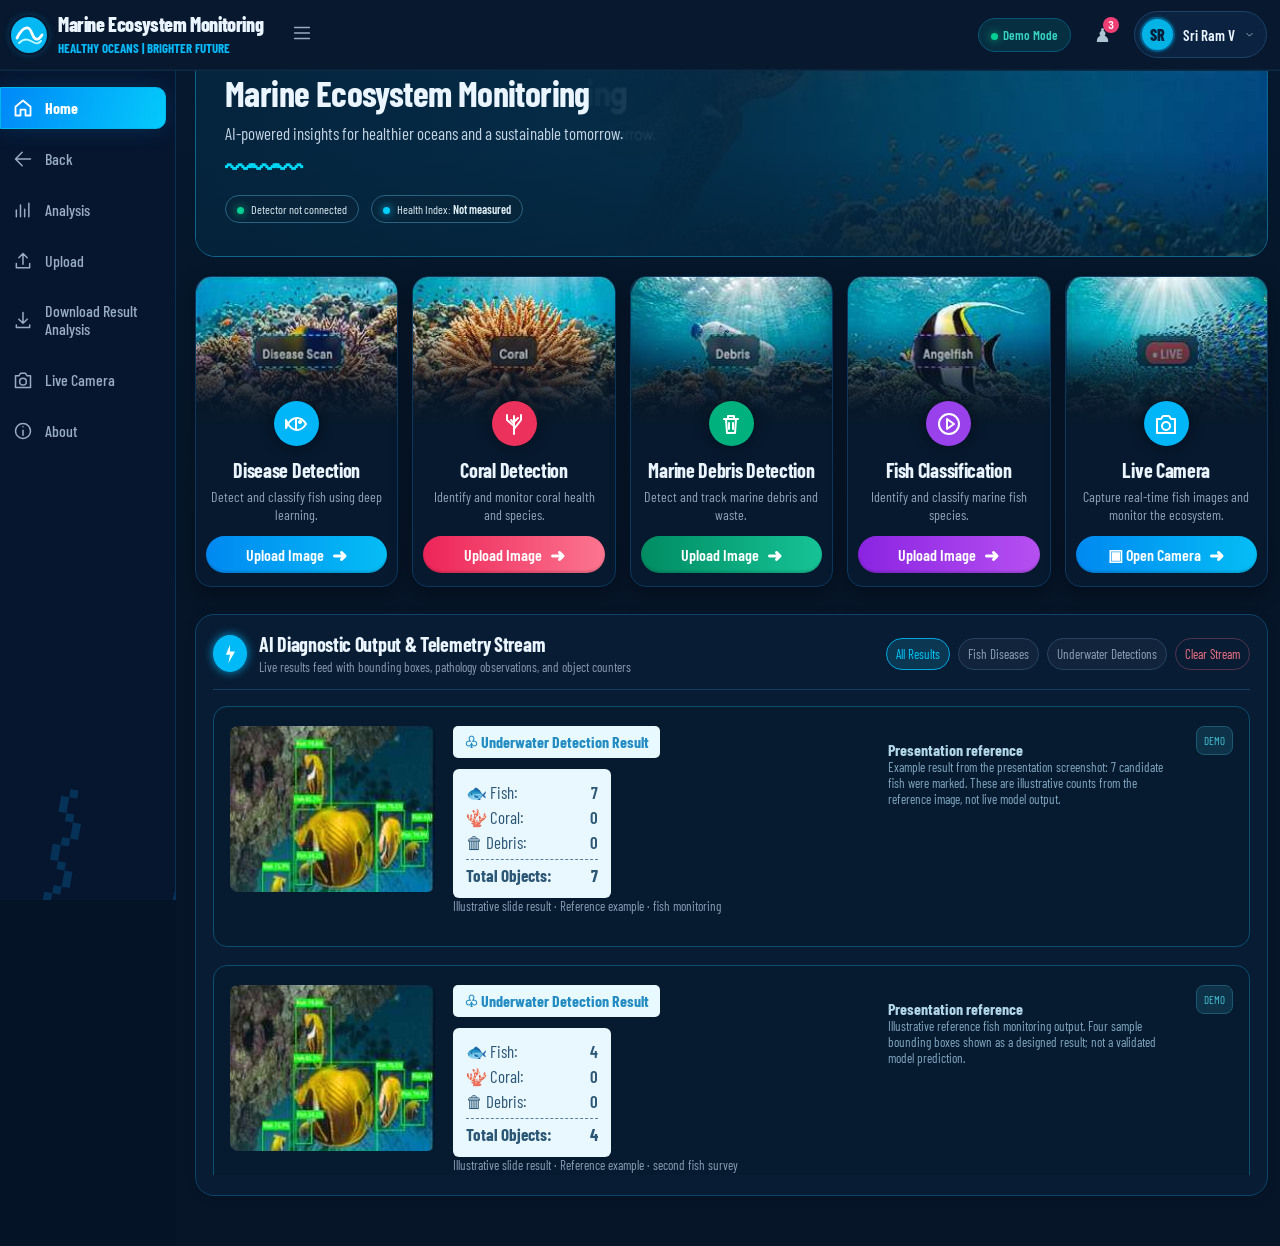
<file: index.html>
<!doctype html>
<html lang="en">
<head>
<meta charset="utf-8"><meta name="viewport" content="width=device-width, initial-scale=1">
<meta name="theme-color" content="#06152b">
<title>Marine Ecosystem Monitoring | Healthy Oceans</title>
<link rel="preconnect" href="https://fonts.googleapis.com"><link rel="preconnect" href="https://fonts.gstatic.com" crossorigin>
<link href="https://fonts.googleapis.com/css2?family=Barlow+Condensed:wght@400;500;600;700;800&family=Inter:wght@400;500;600;700;800&display=swap" rel="stylesheet">
<link href="assets/classic.css" rel="stylesheet">
</head>
<body>
<svg class="symbols" aria-hidden="true" xmlns="http://www.w3.org/2000/svg">
<symbol id="i-home" viewBox="0 0 24 24"><path d="M3 10.5 12 3l9 7.5V21h-6v-7H9v7H3z"/></symbol>
<symbol id="i-back" viewBox="0 0 24 24"><path d="m11 4-8 8 8 8M4 12h17"/></symbol>
<symbol id="i-graph" viewBox="0 0 24 24"><path d="M4 20V12m5 8V6m5 14v-9m5 9V4"/></symbol>
<symbol id="i-upload" viewBox="0 0 24 24"><path d="M12 16V3m-5 5 5-5 5 5M4 15v5h16v-5"/></symbol>
<symbol id="i-download" viewBox="0 0 24 24"><path d="M12 3v13m-5-5 5 5 5-5M4 18v3h16v-3"/></symbol>
<symbol id="i-camera" viewBox="0 0 24 24"><path d="M3 7h4l2-3h6l2 3h4v14H3z"/><circle cx="12" cy="14" r="4"/></symbol>
<symbol id="i-info" viewBox="0 0 24 24"><circle cx="12" cy="12" r="9"/><path d="M12 11v6M12 7h.01"/></symbol>
<symbol id="i-fish" viewBox="0 0 24 24"><path d="M3 12C8 4 16 4 21 12c-5 8-13 8-18 0l-2 4V8z"/><circle cx="15" cy="10" r="1"/><path d="M11 7v10"/></symbol>
<symbol id="i-coral" viewBox="0 0 24 24"><path d="M12 22V4m0 10L5 8m7 9 7-9M5 8V3m14 5V3M12 10l4-4m-4 5L9 8"/></symbol>
<symbol id="i-trash" viewBox="0 0 24 24"><path d="M5 7h14M9 7V4h6v3M7 7l1 14h8l1-14M10 11v6m4-6v6"/></symbol>
<symbol id="i-play" viewBox="0 0 24 24"><circle cx="12" cy="12" r="10"/><path d="m10 7 7 5-7 5z"/></symbol>
<symbol id="i-menu" viewBox="0 0 24 24"><path d="M4 6h16M4 12h16M4 18h16"/></symbol>
<symbol id="i-chevron" viewBox="0 0 24 24"><path d="m7 10 5 5 5-5"/></symbol>
<symbol id="i-close" viewBox="0 0 24 24"><path d="M4 4 20 20M20 4 4 20"/></symbol>
<symbol id="i-spark" viewBox="0 0 24 24"><path d="m12 1-5 12h5l-2 10 8-14h-6z"/></symbol>
<symbol id="i-alert" viewBox="0 0 24 24"><path d="M12 2 2 21h20zM12 9v5m0 3v1"/></symbol>
</svg>
<div class="app" id="app">
  <header class="app-header">
    <div class="brand-group"><div class="brand-icon" aria-label="Marine monitoring icon"><svg viewBox="0 0 40 40"><circle cx="20" cy="20" r="18" fill="#04b8f4"/><path d="M8 23c4-8 7-11 11-10 4 1 4 10 8 11 2 1 4-1 6-4" fill="none" stroke="#fff" stroke-width="2.8" stroke-linecap="round"/><path d="M10 28c5-5 9-4 14-1 3 2 5 2 8-1" fill="none" stroke="#bff9ff" stroke-width="2"/></svg></div><div class="brand-name"><strong>Marine Ecosystem Monitoring</strong><span>HEALTHY OCEANS | BRIGHTER FUTURE</span></div></div>
    <button type="button" id="collapseSidebar" class="header-menu" aria-label="Toggle sidebar"><svg><use href="#i-menu"/></svg></button>
    <div class="header-right"><div class="engine-pill" id="enginePill"><span class="green-dot"></span><span id="engineText">Checking AI Engine</span></div><button class="notification" id="notifBtn" type="button" title="System status">♟<span id="notifCount">3</span></button><div class="user-menu"><span class="user-avatar">SR</span><span>Sri Ram V</span><svg><use href="#i-chevron"/></svg></div></div>
  </header>
  <div class="layout">
    <aside class="side-nav" id="sideNav"><nav aria-label="Dashboard navigation">
      <button class="side-item active" data-page="home"><svg><use href="#i-home"/></svg><span>Home</span></button>
      <button class="side-item" id="backButton"><svg><use href="#i-back"/></svg><span>Back</span></button>
      <button class="side-item" data-page="analysis"><svg><use href="#i-graph"/></svg><span>Analysis</span></button>
      <button class="side-item" data-page="upload"><svg><use href="#i-upload"/></svg><span>Upload</span></button>
      <button class="side-item" data-page="results"><svg><use href="#i-download"/></svg><span>Download Result<br>Analysis</span></button>
      <button class="side-item" data-page="camera"><svg><use href="#i-camera"/></svg><span>Live Camera</span></button>
      <button class="side-item" data-page="about"><svg><use href="#i-info"/></svg><span>About</span></button>
    </nav><div class="seabed-decoration" aria-hidden="true"><span>〰</span><span>〰</span><span>〰</span></div></aside>
    <main id="main" class="main-area">
      <section id="page-home" class="page active">
        <div class="hero-banner">
          <div class="hero-shade"></div><div class="hero-content"><h1>Marine Ecosystem Monitoring</h1><p>AI-powered insights for healthier oceans and a sustainable tomorrow.</p><div class="small-wave">〰〰〰</div><div class="hero-badges"><span><i class="green-dot"></i> <span id="modelBadge">Detector not connected</span></span><span><i class="aqua-dot"></i> Health Index: <b id="healthBadge">Not measured</b></span></div></div>
        </div>
        <div class="feature-cards">
          <article class="feature feature-blue" data-module="disease"><div class="feature-image"><img src="assets/reference/disease.jpg" alt="Underwater coral and fish disease monitoring reference from the provided slide"><span class="photo-caption">Disease Scan</span></div><div class="feature-icon"><svg><use href="#i-fish"/></svg></div><h2>Disease Detection</h2><p>Detect and classify fish using deep learning.</p><button class="feature-button" data-module="disease">Upload Image <span>➜</span></button></article>
          <article class="feature feature-rose" data-module="coral"><div class="feature-image"><img src="assets/reference/coral.jpg" alt="Orange branched coral reef matching reference screenshot"><span class="photo-caption">Coral</span></div><div class="feature-icon"><svg><use href="#i-coral"/></svg></div><h2>Coral Detection</h2><p>Identify and monitor coral health and species.</p><button class="feature-button" data-module="coral">Upload Image <span>➜</span></button></article>
          <article class="feature feature-green" data-module="debris"><div class="feature-image"><img src="assets/reference/debris.jpg" alt="Underwater debris image matching provided screenshot"><span class="photo-caption">Debris</span></div><div class="feature-icon"><svg><use href="#i-trash"/></svg></div><h2>Marine Debris Detection</h2><p>Detect and track marine debris and waste.</p><button class="feature-button" data-module="debris">Upload Image <span>➜</span></button></article>
          <article class="feature feature-purple" data-module="fish"><div class="feature-image"><img src="assets/reference/fish.jpg" alt="Angelfish photo from the screenshot"><span class="photo-caption">Angelfish</span></div><div class="feature-icon"><svg><use href="#i-play"/></svg></div><h2>Fish Classification</h2><p>Identify and classify marine fish species.</p><button class="feature-button" data-module="fish">Upload Image <span>➜</span></button></article>
          <article class="feature feature-blue" data-module="camera"><div class="feature-image"><img src="assets/reference/camera.jpg" alt="Underwater fish school photo from the screenshot"><span class="photo-caption live-caption">● LIVE</span></div><div class="feature-icon"><svg><use href="#i-camera"/></svg></div><h2>Live Camera</h2><p>Capture real-time fish images and monitor the ecosystem.</p><button class="feature-button" id="homeCameraButton">▣ Open Camera <span>➜</span></button></article>
        </div>
        <section class="stream-panel" id="streamPanel">
          <div class="stream-heading"><div class="stream-symbol"><svg><use href="#i-spark"/></svg></div><div class="stream-heading-text"><h2>AI Diagnostic Output &amp; Telemetry Stream</h2><p>Live results feed with bounding boxes, pathology observations, and object counters</p></div><div class="stream-filters"><button class="filter active" data-filter="all">All Results</button><button class="filter" data-filter="disease">Fish Diseases</button><button class="filter" data-filter="underwater">Underwater Detections</button><button class="filter clear" id="clearStream">Clear Stream</button></div></div>
          <div class="stream-list" id="streamList"></div>
        </section>
      </section>
      <section id="page-analysis" class="page"><div class="inner-heading"><h1>Analysis Studio</h1><p>Upload underwater imagery, inspect actual inference responses, or open the illustrative reference results.</p></div><div class="analysis-grid"><div class="analysis-input"><h2>Upload an Underwater Image</h2><div id="dropZone" class="dropzone" tabindex="0"><svg><use href="#i-upload"/></svg><h3>Drop image here or choose file</h3><p>JPG · PNG · WebP · Up to 12 MB</p></div><div class="input-footer"><button class="action-blue" id="chooseImage">Upload Image ➜</button><button class="minor-btn" id="analyzeInput">Run Analysis</button><small id="chosenName">No image selected</small></div><p class="api-hint">Images are sent to your configured local Python API. If the detector is unavailable, no AI predictions are claimed.</p></div><div class="analysis-preview"><h2>Detection Preview</h2><img id="analysisPreview" src="assets/reference/fish_results.jpg" alt="Analysis preview"><div id="analysisSummary">Select an underwater image and click Run Analysis. The initial picture is an illustrative reference.</div></div></div></section>
      <section id="page-upload" class="page"><div class="inner-heading"><h1>Upload Images</h1><p>Select a monitoring module to upload a real photo for analysis.</p></div><div class="upload-grid"><button data-upload="disease">🐟 Fish Disease Detection</button><button data-upload="coral">🪸 Coral Detection</button><button data-upload="debris">♻ Marine Debris Detection</button><button data-upload="fish">🐠 Fish Classification</button></div></section>
      <section id="page-results" class="page"><div class="inner-heading"><h1>Download Result Analysis</h1><p>Review your processed results and download reports and annotated images.</p></div><div id="resultArchive" class="result-archive"></div></section>
      <section id="page-camera" class="page"><div class="inner-heading"><h1>Live Camera</h1><p>Open the same camera scanner seen in your presentation screenshots.</p></div><div class="camera-page-cta"><img src="assets/reference/camera.jpg" alt="Underwater fish school"><button class="action-blue" id="pageOpenCamera">▣ Open Camera ➜</button></div></section>
      <section id="page-about" class="page"><div class="inner-heading"><h1>About This Project</h1><p>An LLM-Augmented CNN Framework for Real-Time Underwater Fish Species and Marine Debris Identification</p></div><div class="about-card"><h2>Marine Ecosystem Monitoring</h2><p>Proposed pipeline: underwater image capture → contrast enhancement and noise reduction → CNN feature extraction → Mask R-CNN segmentation → semantic interpretation → annotated output. This project prototype currently supports quality metrics and an optional experimental object detection model. Mask R-CNN, a validated fish disease classifier and specialist species recognition need dedicated datasets, models and evaluation.</p><p><strong>Presented by:</strong> Sri Ram V, Rassika G, Vidhya D.<br><strong>Guided by:</strong> Dr. T. Ananth Kumar, ASP / Dept. of CSE, IFET College of Engineering.</p></div></section>
    </main>
  </div>
</div>
<input type="file" id="imageFileInput" accept="image/jpeg,image/png,image/webp" hidden>
<div id="modalBackdrop" class="modal-backdrop" role="presentation" hidden><div class="modal-dialog" id="modalDialog" role="dialog" aria-modal="true" aria-label="Analysis details"><button type="button" class="modal-x" id="closeModal" aria-label="Close dialog"><svg><use href="#i-close"/></svg></button><div id="modalBody"></div></div></div>
<div class="toast" id="toast" role="status" aria-live="polite"></div>
<script src="assets/classic.js" defer></script>
</body>
</html>
</file>
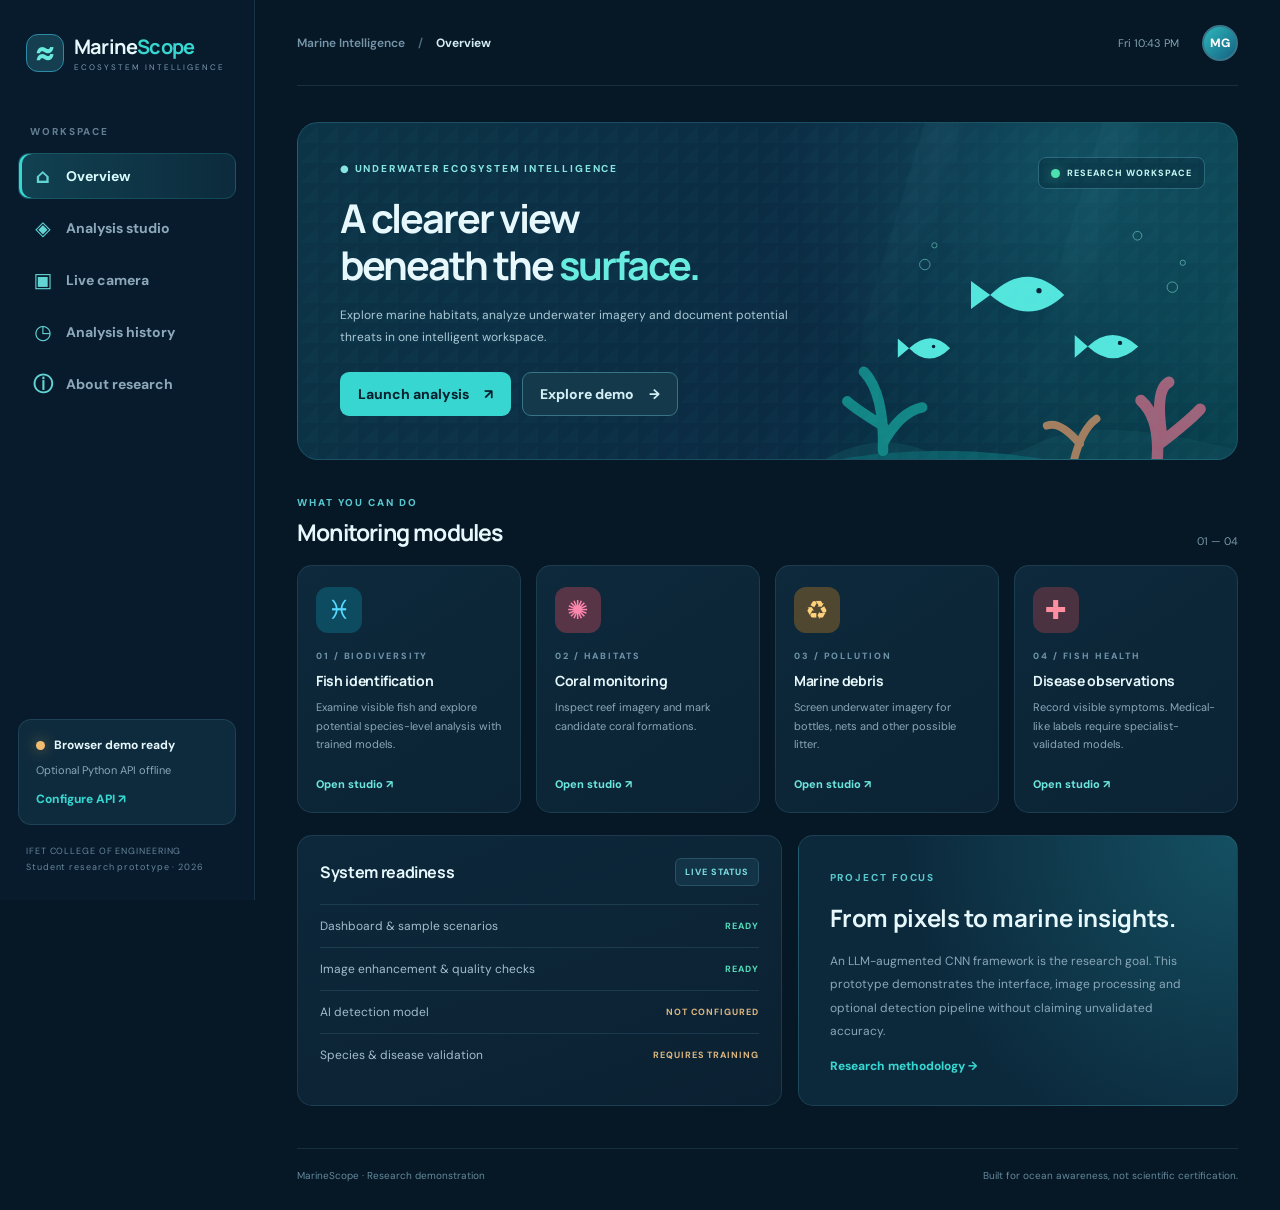
<file: legacy-dashboard.html>
<!doctype html>
<html lang="en">
<head>
  <meta charset="UTF-8">
  <meta name="viewport" content="width=device-width, initial-scale=1">
  <meta name="theme-color" content="#061727">
  <meta name="description" content="Research prototype for underwater fish, coral and marine debris monitoring.">
  <title>MarineScope | Marine Ecosystem Monitoring</title>
  <link rel="stylesheet" href="./assets/styles.css">
</head>
<body>
  <div class="app-shell">
    <aside class="sidebar">
      <div class="brand"><div class="brand-logo">≈</div><div><strong>Marine<span>Scope</span></strong><small>ECOSYSTEM INTELLIGENCE</small></div></div>
      <div class="nav-label">WORKSPACE</div>
      <nav aria-label="Main navigation">
        <button class="nav-btn active" data-nav="home"><span class="nav-icon">⌂</span> Overview</button>
        <button class="nav-btn" data-nav="analyze"><span class="nav-icon">◈</span> Analysis studio</button>
        <button class="nav-btn" data-nav="camera"><span class="nav-icon">▣</span> Live camera</button>
        <button class="nav-btn" data-nav="history"><span class="nav-icon">◷</span> Analysis history</button>
        <button class="nav-btn" data-nav="about"><span class="nav-icon">ⓘ</span> About research</button>
      </nav>
      <div class="sidebar-bottom">
        <div class="status-panel"><div class="status-line"><span class="pulse" id="apiPulse"></span><strong id="apiState">Checking API...</strong></div><p id="apiSubline">Connecting to detection service</p><button class="text-link" id="configButton">Configure API ↗</button></div>
        <div class="side-caption">IFET COLLEGE OF ENGINEERING<br>Student research prototype · 2026</div>
      </div>
    </aside>
    <main class="main-content">
      <header class="topbar">
        <div class="breadcrumb">Marine Intelligence <span>/</span> <strong id="pageCrumb">Overview</strong></div>
        <div class="topbar-right"><span class="top-time" id="timeLabel"></span><span class="avatar">MG</span></div>
      </header>
      <div class="page active" id="page-home">
        <div class="hero">
          <div class="hero-content"><div class="eyebrow">● UNDERWATER ECOSYSTEM INTELLIGENCE</div>
            <h1>A clearer view<br>beneath the <em>surface.</em></h1>
            <p>Explore marine habitats, analyze underwater imagery and document potential threats in one intelligent workspace.</p>
            <div class="hero-actions"><button class="primary-btn" data-go="analyze">Launch analysis <span>↗</span></button><button class="outline-btn" id="tryDemo">Explore demo <span>→</span></button></div>
          </div>
          <div class="hero-art" aria-hidden="true"><div class="lightbeams"></div>
            <svg viewBox="0 0 500 300" class="reef-art"><g opacity=".65">
              <path d="M0 292 Q60 255 120 280T250 270T500 285V300H0Z" fill="#104b58"/>
              <path d="M0 293 Q140 266 280 294T500 279V300H0Z" fill="#0f7278"/>
              <path d="M70 280 Q72 214 48 189 M70 271 Q90 235 115 230 M70 251Q39 232 29 223" stroke="#1ab4aa" stroke-width="12" stroke-linecap="round" fill="none"/>
              <path d="M384 297 Q390 244 366 222 M387 272Q421 246 434 232 M389 256 Q383 209 398 201" stroke="#ef7792" stroke-width="13" stroke-linecap="round" fill="none"/>
              <path d="M289 291 Q298 255 315 243 M296 272 Q273 245 258 251" stroke="#f6a36c" stroke-width="9" stroke-linecap="round" fill="none"/>
            </g><g class="fish-school" fill="#54e5dd"><path d="M193 101q43-42 85 0-40 38-85 0l-22 16v-32z"/><circle cx="249" cy="96" r="3" fill="#082438"/><path d="M305 160q28-26 58 0-29 27-58 0l-15 13v-26z"/><circle cx="342" cy="156" r="2.5" fill="#082438"/><path d="M100 162q25-23 47 0-24 24-47 0l-13 11v-22z"/><circle cx="128" cy="160" r="2" fill="#082438"/></g>
            <g fill="none" stroke="#92f8e9" opacity=".55"><circle cx="118" cy="66" r="6"/><circle cx="129" cy="44" r="3"/><circle cx="402" cy="92" r="6"/><circle cx="414" cy="64" r="3"/><circle cx="362" cy="33" r="5"/></g></svg>
            <div class="floating-tag"><span class="tag-dot"></span> RESEARCH WORKSPACE</div>
          </div>
        </div>
        <div class="section-heading"><div><span class="mini-overline">WHAT YOU CAN DO</span><h2>Monitoring modules</h2></div><span class="subtle">01 — 04</span></div>
        <div class="module-grid">
          <button class="module-card" data-module="fish"><div class="module-icon fish">♓</div><span class="module-number">01 / BIODIVERSITY</span><h3>Fish identification</h3><p>Examine visible fish and explore potential species-level analysis with trained models.</p><span class="module-link">Open studio ↗</span></button>
          <button class="module-card" data-module="coral"><div class="module-icon coral">✺</div><span class="module-number">02 / HABITATS</span><h3>Coral monitoring</h3><p>Inspect reef imagery and mark candidate coral formations.</p><span class="module-link">Open studio ↗</span></button>
          <button class="module-card" data-module="debris"><div class="module-icon debris">♻</div><span class="module-number">03 / POLLUTION</span><h3>Marine debris</h3><p>Screen underwater imagery for bottles, nets and other possible litter.</p><span class="module-link">Open studio ↗</span></button>
          <button class="module-card" data-module="disease"><div class="module-icon disease">✚</div><span class="module-number">04 / FISH HEALTH</span><h3>Disease observations</h3><p>Record visible symptoms. Medical-like labels require specialist-validated models.</p><span class="module-link">Open studio ↗</span></button>
        </div>
        <div class="home-bottom"><div class="panel status-explain"><div class="panel-heading"><h3>System readiness</h3><span class="chip">LIVE STATUS</span></div><div class="readiness-row"><span>Dashboard & sample scenarios</span><strong class="ready">READY</strong></div><div class="readiness-row"><span>Image enhancement & quality checks</span><strong class="ready">READY</strong></div><div class="readiness-row"><span>AI detection model</span><strong id="modelReadiness" class="pending">NOT CONFIGURED</strong></div><div class="readiness-row"><span>Species & disease validation</span><strong class="pending">REQUIRES TRAINING</strong></div></div><div class="panel research-panel"><span class="mini-overline">PROJECT FOCUS</span><h3>From pixels to marine insights.</h3><p>An LLM-augmented CNN framework is the research goal. This prototype demonstrates the interface, image processing and optional detection pipeline without claiming unvalidated accuracy.</p><button class="simple-link" data-go="about">Research methodology →</button></div></div>
      </div>

      <div class="page" id="page-analyze">
        <div class="page-title-row"><div><span class="mini-overline">EXPERIMENT WORKSPACE</span><h1>Analysis studio</h1><p>Upload a photo, try an illustrative scenario, or analyze a camera snapshot.</p></div><span class="chip">IMAGE ANALYSIS</span></div>
        <div class="studio-grid">
          <section class="panel studio-primary">
            <div class="panel-heading"><h3>Input imagery</h3><span class="chip" id="inputModeTag">AWAITING IMAGE</span></div>
            <div class="drop-zone" id="dropZone" tabindex="0" role="button" aria-label="Upload underwater image"><div id="emptyUpload"><div class="upload-glyph">⇧</div><h3>Drag your underwater image here</h3><p>or browse files on your device</p><span>JPG, PNG, WebP · Up to 12 MB</span></div><canvas id="inputCanvas" class="hidden"></canvas></div>
            <input type="file" id="fileInput" accept="image/png,image/jpeg,image/webp" hidden>
            <div class="upload-actions"><button class="outline-btn small" id="browseButton">＋ Choose image</button><button class="outline-btn small" id="clearButton">↺ Clear</button><div class="spacer"></div><span class="subtle" id="filename">No image loaded</span></div>
            <div class="demo-chooser"><div><strong>Need a quick demonstration?</strong><small>Illustrative scenarios with scripted annotations (not AI predictions)</small></div><div class="demo-buttons"><button class="scenario-btn" data-scene="reef">Reef survey</button><button class="scenario-btn" data-scene="debris">Plastic pollution</button><button class="scenario-btn" data-scene="disease">Fish health</button></div></div>
            <button class="primary-btn analyze-button" id="analyzeButton" disabled>◈ Run analysis <span>→</span></button>
          </section>
          <section class="panel result-panel">
            <div class="panel-heading"><h3>Analysis result</h3><span class="chip" id="resultState">NO RESULTS</span></div>
            <div class="result-placeholder" id="resultEmpty"><div class="placeholder-symbol">◎</div><h3>Awaiting your first analysis</h3><p>Upload an underwater photo or select a demonstration scenario to begin.</p></div>
            <div class="hidden" id="resultContent">
              <div class="result-image-box"><canvas id="resultCanvas"></canvas><span class="image-watermark" id="resultWatermark"></span></div>
              <div class="result-meta"><span id="resultMeta">Analysis</span><span id="resultDate"></span></div>
              <div class="stat-tiles"><div class="stat-tile"><span>Fish</span><strong id="countFish">0</strong></div><div class="stat-tile"><span>Coral</span><strong id="countCoral">0</strong></div><div class="stat-tile"><span>Debris</span><strong id="countDebris">0</strong></div><div class="stat-tile"><span>Health flags</span><strong id="countDisease">0</strong></div></div>
              <h4 class="result-subtitle">Findings & confidence</h4><div id="detectionList" class="detection-list"></div>
              <h4 class="result-subtitle">Contextual interpretation</h4><div id="explanation" class="explanation"></div>
              <p class="result-disclaimer" id="disclaimer"></p>
              <div class="export-row"><button class="outline-btn small" id="saveJpeg">↓ Annotated image</button><button class="outline-btn small" id="saveJson">↓ JSON report</button><button class="outline-btn small" id="saveText">↓ Text report</button></div>
            </div>
          </section>
        </div>
      </div>

      <div class="page" id="page-camera"><div class="page-title-row"><div><span class="mini-overline">VISUAL SURVEILLANCE</span><h1>Live camera</h1><p>Stream camera frames into the analysis pipeline. Real detections require an optional installed model.</p></div><span class="chip">DEVICE CAMERA</span></div><div class="camera-grid"><section class="panel"><div class="panel-heading"><h3>Camera feed</h3><span class="chip" id="cameraState">STOPPED</span></div><div class="video-shell"><video autoplay playsinline muted id="cameraVideo"></video><canvas id="liveOverlay" class="live-overlay" aria-label="Live detector bounding box overlay"></canvas><div id="cameraPlaceholder"><div class="placeholder-symbol">▣</div><h3>Camera is not running</h3><p>Allow browser camera access to begin.</p></div><div class="camera-overlay">● LIVE INPUT <span id="cameraClock"></span></div></div><div class="camera-controls"><button class="primary-btn" id="startCamera">Start camera</button><button class="outline-btn" id="captureCamera" disabled>Capture & analyze ↗</button><button class="outline-btn" id="stopCamera" disabled>Stop video / camera</button><button class="outline-btn" id="loadVideo">▶ Choose underwater video</button><input type="file" accept="video/mp4,video/webm,video/ogg" id="videoFile" hidden></div><div class="live-toolbar"><button class="primary-btn" id="startLive" disabled>◉ Start live analysis</button><button class="outline-btn" id="stopLive" disabled>■ Stop analysis</button><span class="chip" id="liveMode">WAITING FOR CAMERA</span></div><p class="camera-footnote">New frames are sampled one at a time. You may also choose a recorded underwater video. The display shows actual inference results when a model is available, or real image-quality measurements otherwise.</p></section><div class="panel camera-info"><span class="mini-overline">HOW IT WORKS</span><h3>Underwater camera compatible</h3><p>Use a webcam, compatible underwater USB camera, or a locally selected MP4/WebM underwater video. The browser samples the moving frames for the analysis API.</p><div class="readiness-row"><span>Video capture</span><strong class="ready">BROWSER</strong></div><div class="readiness-row"><span>Frame preprocessing</span><strong class="ready">READY</strong></div><div class="readiness-row"><span>Automatic semantic detection</span><strong class="pending">OPTIONAL MODEL</strong></div>
<div class="live-metrics" role="group" aria-label="Live analysis metrics">
  <div><small>Frames analyzed</small><strong id="liveFrames">0</strong></div>
  <div><small>Last inference</small><strong id="liveLatency">—</strong></div>
  <div><small>Brightness</small><strong id="liveBrightness">—</strong></div>
  <div><small>Contrast</small><strong id="liveContrast">—</strong></div>
</div>
<h3 class="live-title">Live observations</h3>
<div id="liveObjects" class="live-object-list">Start the camera and live analysis to see observations.</div>
<p class="live-summary" id="liveNarrative">Camera monitoring is idle. No objects have been analyzed.</p>
<p class="note">For a live feed, use Chrome/Edge on localhost or HTTPS. Camera permission is controlled by the browser.</p></div></div></div>

      <div class="page" id="page-history"><div class="page-title-row"><div><span class="mini-overline">LOCAL ANALYSIS LOG</span><h1>Recent activity</h1><p>Saved in this browser only. Data is not sent to a cloud service.</p></div><button class="outline-btn small" id="clearHistory">Clear history</button></div><div id="historyList" class="history-list"></div></div>

      <div class="page" id="page-about"><div class="page-title-row"><div><span class="mini-overline">PAPER PRESENTATION · 2026</span><h1>About this research</h1><p>Design goals, methodology and responsible interpretation.</p></div></div><div class="about-layout"><section class="panel about-main"><span class="mini-overline">PROJECT TITLE</span><h2>An LLM-Augmented CNN Framework for Real-Time Underwater Fish Species and Marine Debris Identification</h2><p>This prototype follows the research presentation prepared by students at IFET College of Engineering. It brings fish, coral, disease observations and marine debris into one monitoring dashboard.</p><div class="steps"><div><span>01</span><strong>Acquire</strong><p>Upload a photograph or capture a frame from a camera.</p></div><div><span>02</span><strong>Preprocess</strong><p>Enhance image contrast and calculate descriptive image statistics.</p></div><div><span>03</span><strong>Detect (optional)</strong><p>Use an experimental zero-shot detector or custom marine-trained YOLO model.</p></div><div><span>04</span><strong>Interpret</strong><p>Produce grounded, rule-based summaries and downloadable reports.</p></div></div></section><section class="panel scope-panel"><span class="mini-overline">IMPLEMENTATION HONESTY</span><h3>What's implemented?</h3><p>Dashboard, camera capture, uploads, preprocessing, model-ready backend, annotated results, explanations, exports and local history.</p><h3>What needs further research?</h3><p>Task-specific datasets, Mask R-CNN segmentation, a validated fish-disease classifier, fine-grained species classification, trained model performance evaluations, and installation and testing of local Ollama for LLM text generation.</p><div class="note">Illustrative demo labels are always marked as scripted. Zero-shot predictions are experimental and are not equivalent to a validated marine monitoring system.</div></section></div></div>
      <footer class="footer">MarineScope · Research demonstration <span>Built for ocean awareness, not scientific certification.</span></footer>
    </main>
  </div>
  <dialog id="settingsDialog"><form method="dialog" class="settings-form"><div class="panel-heading"><h3>Detection API settings</h3><button value="cancel" class="icon-close" aria-label="Close">✕</button></div><p>Run the optional Python backend locally. With no model weights it provides actual image processing and quality statistics only.</p><label for="apiUrl">API base URL</label><input id="apiUrl" type="url" placeholder="http://localhost:8000"><div class="dialog-actions"><button value="cancel" class="outline-btn small">Cancel</button><button id="saveSettings" value="save" class="primary-btn">Save & connect</button></div></form></dialog>
  <div role="status" aria-live="polite" id="toast" class="toast"></div>
  <script src="./assets/app.js" defer></script>
  <script src="./assets/live.js" defer></script>
</body>
</html>
</file>
<file: assets/classic.css>
:root{--bg:#061426;--deep:#05152c;--panel:#071e38;--panel2:#081b33;--stroke:#0b5d86;--text:#eaf5ff;--muted:#8295ad;--cyan:#08c7ff;--blue:#00a8fa;--pink:#ed436c;--green:#00b57d;--purple:#9939e9}
*{box-sizing:border-box}html,body{margin:0;min-height:100%;background:#051326;color:var(--text);font-family:'Barlow Condensed','Arial Narrow',Arial,sans-serif;font-size:17px}button,input,select{font:inherit}button{cursor:pointer}button:disabled{cursor:not-allowed;opacity:.55}button:focus-visible,[tabindex]:focus-visible{outline:2px solid #66e7ff;outline-offset:2px}.symbols{width:0;height:0;position:absolute;overflow:hidden}svg{width:22px;height:22px;stroke:currentColor;stroke-width:1.8;fill:none;stroke-linecap:round;stroke-linejoin:round}img{display:block}h1,h2,h3,p{margin-top:0}.app{min-height:100vh}.app-header{height:70px;display:flex;align-items:center;position:sticky;top:0;z-index:20;background:#07182f;border-bottom:1px solid #07243e;box-shadow:0 1px 0 #102942;padding:0 13px 0 9px}.brand-group{display:flex;align-items:center;min-width:266px;gap:9px}.brand-icon{width:40px;height:40px;box-shadow:0 0 7px #0088bc55;border-radius:50%}.brand-icon svg{width:40px;height:40px;stroke-width:0}.brand-name strong{display:block;font-size:20px;font-weight:800;letter-spacing:-.4px;line-height:1.15;white-space:nowrap}.brand-name>span{color:#08bafa;font-size:13px;font-weight:700;white-space:nowrap}.header-menu{margin-left:8px;background:none;color:#9baac0;border:0;padding:8px}.header-menu:hover{color:white}.header-right{display:flex;align-items:center;gap:17px;margin-left:auto}.engine-pill{padding:8px 12px;border:1px solid #075877;background:#072f42;border-radius:22px;color:#36d4c0;font-size:13px;font-weight:600;white-space:nowrap}.green-dot{width:7px;height:7px;display:inline-block;border-radius:50%;background:#05cf93;box-shadow:0 0 9px #06bb7b;margin-right:5px}.aqua-dot{width:7px;height:7px;display:inline-block;border-radius:50%;background:#00cfff;box-shadow:0 0 8px #00cfff;margin-right:5px}.notification{border:0;background:transparent;color:#aec4d2;position:relative;font-size:19px;padding:6px}.notification span{position:absolute;right:-2px;top:0;width:16px;height:16px;border-radius:50%;background:#ed3f74;color:white;display:grid;place-items:center;font:700 10px Arial}.user-menu{display:flex;align-items:center;gap:8px;border:1px solid #1c4267;background:#0b2241;border-radius:28px;padding:5px 10px 5px 5px;font-weight:600;font-size:15px}.user-menu svg{width:13px;height:13px;color:#97a8bc}.user-avatar{width:35px;height:35px;display:grid;place-items:center;border-radius:50%;background:#04b3e6;color:#06203b;font-size:16px;font-weight:800;border:2px solid #065b8a;box-shadow:0 0 0 2px #05304d}
.layout{display:flex;min-height:calc(100vh - 70px)}.side-nav{flex:0 0 176px;width:176px;background:#06162f;border-right:1px solid #0a3153;position:sticky;top:70px;height:calc(100vh - 70px);overflow:hidden;display:flex;flex-direction:column;transition:width .18s,flex-basis .18s}.side-nav nav{padding:17px 9px 0 0;display:flex;flex-direction:column;gap:9px}.side-item{min-height:42px;display:flex;align-items:center;text-align:left;gap:12px;padding:10px 12px;border:1px solid transparent;border-radius:0 10px 10px 0;background:none;color:#9aacc4;font-size:16px;font-weight:500;line-height:1.15}.side-item svg{flex-shrink:0;width:20px;height:20px}.side-item:hover{color:#eaffff;background:#073455}.side-item.active{color:white;background:linear-gradient(108deg,#0088f8,#04cafb);border-color:#00b9ec;box-shadow:0 0 22px #0589e533;font-weight:700}.side-item.active svg{stroke-width:2.2}.seabed-decoration{margin-top:auto;position:relative;height:170px;opacity:.23;color:#078ede;display:flex;align-items:flex-end;justify-content:space-around;overflow:hidden}.seabed-decoration span{display:block;font-size:130px;transform:rotate(-80deg);line-height:.7}.collapsed .side-nav{width:65px;flex-basis:65px}.collapsed .side-item{gap:0}.collapsed .side-item span,.collapsed .seabed-decoration{display:none}.collapsed .brand-group{min-width:266px}
.main-area{flex:1;min-width:0;padding:0 12px 50px 19px;background:linear-gradient(#05182d,#061528 45%)}.page{display:none;animation:appear .15s ease}.page.active{display:block}@keyframes appear{from{opacity:.7}to{opacity:1}}
.hero-banner{height:187px;margin:0 0 19px;border-radius:0 0 20px 20px;border:1px solid #0d648b;overflow:hidden;position:relative;background:#073d5b url('reference/hero.jpg') right center/auto 100% no-repeat;isolation:isolate}.hero-banner:before{content:"";position:absolute;inset:0;background:linear-gradient(90deg,#05243d 0%,#052b46 35%,#032e48a1 58%,transparent 100%);z-index:0}.hero-shade{position:absolute;inset:0;background:linear-gradient(0deg,#042239ab,transparent 58%);pointer-events:none}.hero-content{position:relative;padding:0 29px;top:0}.hero-content h1{font-size:36px;font-weight:700;letter-spacing:-.6px;margin:0 0 9px;line-height:1.2}.hero-content p{color:#c3d3e4;margin:0 0 5px;font-size:17px}.small-wave{color:#00d7f4;letter-spacing:-5px;line-height:1.4;font-size:29px;font-weight:900;max-width:100px;white-space:nowrap}.hero-badges{display:flex;gap:12px;margin-top:6px}.hero-badges>span{border:1px solid #276381;border-radius:14px;background:#09253ab8;padding:6px 11px;font-size:12px;color:#dfeef5;white-space:nowrap}.hero-badges b{font-weight:600}
.feature-cards{display:grid;grid-template-columns:repeat(5,minmax(0,1fr));gap:14px}.feature{position:relative;overflow:hidden;min-width:0;background:#07192f;border-radius:16px;border:1px solid #0c385d;box-shadow:0 7px 20px #0005;display:flex;align-items:center;flex-direction:column;padding-bottom:13px;height:311px}.feature-image{width:100%;height:149px;position:relative;overflow:hidden;background:#12516a}.feature-image img{width:100%;height:100%;object-fit:cover}.feature-image:after{content:"";position:absolute;inset:0;background:linear-gradient(0deg,#07192c 2%,transparent 70%)}.photo-caption{position:absolute;z-index:1;top:40%;left:50%;transform:translate(-50%,-50%);padding:5px 9px;background:#081628cc;border-radius:5px;color:#fff;font-weight:700;font-size:14px;white-space:nowrap;text-shadow:0 1px 2px #000}.photo-caption.live-caption{background:#e4416bae;border-radius:20px;font-size:12px;letter-spacing:1px}.feature-icon{height:45px;width:45px;display:grid;place-items:center;border-radius:50%;color:#fff;margin-top:-25px;position:relative;z-index:2;box-shadow:0 0 15px #0007}.feature-icon svg{width:24px;height:24px;stroke-width:2}.feature-blue .feature-icon{background:#00b5f8}.feature-rose .feature-icon{background:#eb315c}.feature-green .feature-icon{background:#00b17d}.feature-purple .feature-icon{background:#9942ec}.feature h2{font-size:20px;text-align:center;line-height:1.12;font-weight:700;margin:13px 4px 6px;min-height:23px;letter-spacing:-.3px}.feature p{font-size:14px;color:#8fa2b8;text-align:center;line-height:1.3;margin:0 10px 12px;min-height:36px;flex:1}.feature-button{align-self:stretch;border:0;margin:0 10px;border-radius:21px;color:#fff;min-height:37px;font-size:16px;font-weight:600;display:flex;justify-content:center;align-items:center;gap:8px;box-shadow:inset 0 -2px 2px #0002}.feature-button span{font-size:18px}.feature-blue .feature-button{background:linear-gradient(90deg,#0089f1,#05bdf5)}.feature-rose .feature-button{background:linear-gradient(90deg,#ed2458,#fc7690)}.feature-green .feature-button{background:linear-gradient(90deg,#008c63,#16c396)}.feature-purple .feature-button{background:linear-gradient(90deg,#8b24e2,#b650f1)}.feature-button:hover{filter:brightness(1.18)}
.stream-panel{border:1px solid #0b4569;border-radius:19px;background:#081c34;margin-top:27px;padding:17px 17px 20px;box-shadow:0 2px 12px #0002;min-height:340px}.stream-heading{display:flex;align-items:center;border-bottom:1px solid #153e62;padding-bottom:14px;gap:12px}.stream-symbol{width:34px;height:37px;background:#00baf7;border-radius:50%;display:grid;place-items:center;color:white;box-shadow:0 0 10px #009fda}.stream-symbol svg{width:20px;height:20px;fill:#f4ffff;stroke:none}.stream-heading-text{min-width:250px;flex:1}.stream-heading h2{font-size:20px;letter-spacing:-.3px;margin:0 0 3px;font-weight:700}.stream-heading p{color:#8b9bb2;margin:0;font-size:13px}.stream-filters{display:flex;gap:8px;align-items:center}.filter{border:1px solid #284361;background:#11243c;color:#8ea4b9;border-radius:18px;padding:7px 9px;font-size:13px;white-space:nowrap}.filter.active{color:#02cafd;border-color:#00a6df;background:#0b3753}.filter.clear{color:#f77385;border-color:#50344f;background:transparent}.stream-list{max-height:485px;overflow:auto;padding:16px 0 0}.stream-item{border:1px solid #0b4e70;border-radius:14px;background:#061a30;display:flex;gap:18px;align-items:flex-start;padding:19px 16px;margin-bottom:18px;cursor:pointer;min-height:205px}.stream-item:hover{border-color:#0598c9}.stream-thumbnail{width:205px;height:166px;border-radius:8px;object-fit:cover;flex:0 0 205px}.stream-info{min-width:0;flex:1}.stream-label{padding:6px 11px;background:#e8faff;color:#238cc2;border-radius:5px;font-size:16px;font-weight:700;display:inline-block;margin:0 0 11px}.stream-meta-table{border-radius:6px;background:#e9f8ff;color:#2b5674;padding:11px 13px;font-size:17px;width:158px}.stream-meta-table div{display:flex;justify-content:space-between;gap:10px;padding:2px 0}.stream-meta-table strong{font-weight:600}.stream-meta-table .total{border-top:1px dashed #587f9f;padding-top:5px;margin-top:5px}.stream-info p{font-size:13px;color:#8ca0b7}.stream-aside{padding-top:14px;color:#83aac2;font-size:13px;max-width:290px}.stream-aside strong{display:block;font-size:16px;color:#b1d6e7}.stream-badge{margin-left:auto;color:#47c3d7;font-size:11px;padding:7px;background:#0e3349;border:1px solid #1b5970;border-radius:8px;align-self:flex-start}
.inner-heading{padding:26px 14px 9px}.inner-heading h1{font-size:34px;margin:0 0 8px}.inner-heading p{color:#a3b8cb;font-size:18px}.analysis-grid{display:grid;grid-template-columns:1fr 1fr;gap:20px;margin:18px 5px}.analysis-input,.analysis-preview,.about-card{background:#071d37;border:1px solid #0f5076;border-radius:16px;padding:24px}.analysis-input h2,.analysis-preview h2{font-size:24px}.dropzone{border:2px dashed #1a80a4;border-radius:12px;min-height:275px;display:flex;flex-direction:column;align-items:center;justify-content:center;background:#071a30;text-align:center}.dropzone svg{color:#01bdff;width:44px;height:44px}.dropzone h3{margin:15px 0 0}.dropzone p{color:#7cabc2}.dropzone.over{background:#124765}.input-footer{display:flex;gap:8px;align-items:center;margin-top:16px;flex-wrap:wrap}.input-footer small{font-size:13px;color:#85a5b7}.action-blue,.minor-btn{border-radius:12px;border:0;padding:10px 18px;background:linear-gradient(90deg,#0186e9,#04c9f7);color:#fff;font-size:17px;font-weight:700}.minor-btn{background:#173b59;border:1px solid #1f668a}.api-hint{font-size:13px;color:#84a9bf;margin-top:18px}.analysis-preview img{max-width:100%;max-height:400px;object-fit:contain;border-radius:10px;margin:auto}.analysis-preview #analysisSummary{color:#afc8d8;margin-top:16px;font-size:17px;line-height:1.5}.upload-grid{display:grid;grid-template-columns:repeat(2,1fr);gap:18px;max-width:800px;margin:20px}.upload-grid button{padding:24px;border:1px solid #166282;border-radius:15px;background:#092941;color:#cfefff;text-align:left;font-size:22px}.result-archive{padding:16px}.result-archive .stream-item{cursor:default}.camera-page-cta{margin:20px;position:relative;max-width:710px;border-radius:16px;overflow:hidden}.camera-page-cta img{width:100%;max-height:320px;object-fit:cover}.camera-page-cta button{position:absolute;left:50%;bottom:20px;transform:translateX(-50%)}.about-card{max-width:800px;color:#bad3e2;font-size:17px;line-height:1.55}.about-card h2{color:#fff}
.modal-backdrop[hidden]{display:none!important}.modal-backdrop{position:fixed;inset:0;background:#03101de8;backdrop-filter:blur(8px);z-index:50;display:grid;place-items:center;padding:22px;overflow-y:auto}.modal-dialog{position:relative;background:#071a33;color:#e7f5fd;box-shadow:0 20px 80px #0009;border:1px solid #0c4b75;border-radius:19px;width:min(830px,100%);max-height:calc(100vh - 40px);overflow-y:auto}.modal-dialog.wide{width:min(920px,100%)}.modal-x{position:absolute;right:18px;top:17px;border:0;background:transparent;color:#8399ac;z-index:3;padding:6px}.modal-x:hover{color:white}.modal-x svg{width:20px}.modal-title{display:flex;align-items:center;gap:10px;padding:24px 26px 22px;border-bottom:1px solid #203b58}.modal-title .modal-symbol{font-size:23px}.modal-title h2{font-size:22px;font-weight:700;margin:0}.modal-title p{font-size:13px;color:#8196af;margin:1px 0 0}.modal-content{padding:20px 24px 22px}.debris-layout{display:grid;grid-template-columns:44% 1fr;gap:16px}.debris-photo{width:100%;border-radius:12px;object-fit:cover;max-height:320px;object-position:center}.audit-details{padding:12px 0 0}.audit-details h2{font-size:24px;color:#b16bf1;margin:0 0 7px}.audit-subhead{display:flex;align-items:center;justify-content:space-between;gap:10px}.alert-tag{font-size:12px;border:1px solid #873b43;background:#411d30;color:#f67481;border-radius:14px;padding:6px 9px}.audit-details p{color:#9bacbd;margin:8px 0;font-size:16px}.audit-details p b{color:#31d2a5;font-weight:700}.details-label{color:#a9b5cb;font-size:15px;font-weight:700;margin-top:12px}.recommendation{background:#0d3a53;border-left:3px solid #00cbf5;border-radius:5px;padding:14px;font-size:15px;line-height:1.45;color:#bfe6ee;margin:5px 0 15px}.wide-button{border:1px solid #1a3e65;background:#163962;color:#c7e7f7;border-radius:11px;display:block;text-align:center;width:100%;font-weight:700;padding:11px 9px;font-size:15px}.wide-button:hover{background:#20537b}.download-btn{display:block;width:100%;text-align:left;margin:11px 0 0;color:#bfd9e7;border-radius:13px;background:#142b44;border:1px solid #1b4264;padding:11px;font-size:15px}.download-btn.highlight{background:linear-gradient(90deg,#017ce9,#08c9f8);color:white;border:0;font-weight:700}.download-stack{margin-top:13px}.case-hint{color:#a4b4c5;font-size:13px;line-height:1.5;margin:14px 0 0}
.camera-modal-body{padding:24px 16px 27px}.camera-modal-grid{display:grid;grid-template-columns:62% 1fr;gap:15px}.scanner-left,.scanner-right{min-width:0}.video-box{height:340px;position:relative;overflow:hidden;border-radius:13px;background:#020f1e;display:flex;align-items:center;justify-content:center}.video-box video{height:100%;width:100%;object-fit:contain;display:none}.video-box video.active{display:block}.video-box .video-placeholder{position:absolute;inset:0;background:url('reference/fish_disease_demo.jpg') center/cover no-repeat;filter:brightness(.87)}.video-box .video-placeholder::after{content:'REFERENCE PHOTO · DEMO ONLY';position:absolute;bottom:12px;left:15px;font-size:12px;color:#fff;background:#06152cbd;padding:6px}.scanner-marker{position:absolute;inset:18px;pointer-events:none;z-index:2;border:0 solid transparent;background:linear-gradient(#04ddf2,#04ddf2) left top/22px 3px no-repeat,linear-gradient(#04ddf2,#04ddf2) left top/3px 22px no-repeat,linear-gradient(#04ddf2,#04ddf2) right top/22px 3px no-repeat,linear-gradient(#04ddf2,#04ddf2) right top/3px 22px no-repeat,linear-gradient(#04ddf2,#04ddf2) left bottom/22px 3px no-repeat,linear-gradient(#04ddf2,#04ddf2) left bottom/3px 22px no-repeat,linear-gradient(#04ddf2,#04ddf2) right bottom/22px 3px no-repeat,linear-gradient(#04ddf2,#04ddf2) right bottom/3px 22px no-repeat}.scanner-feed-label{position:absolute;z-index:3;top:28px;left:24px;color:#fff;background:#ee5c63;border-radius:14px;padding:6px 10px;font-size:12px;font-weight:700;letter-spacing:.2px}.scanner-feed-label.recorded{background:#3164b4}.scanner-row{display:flex;gap:10px;align-items:end;margin-top:14px}.scanner-controls{flex:1;min-width:0}.scanner-controls label{font-size:14px;color:#97aec3;display:block;margin:0 0 6px}.scanner-controls select{background:#082a47;color:#d0e6f4;border:1px solid #145079;border-radius:12px;font-size:15px;width:100%;padding:13px 8px;outline:0}.scanner-row .action-blue{height:43px;white-space:nowrap;margin-bottom:0}.camera-secondary{display:flex;gap:8px;margin-top:9px}.camera-secondary button{font-size:13px;padding:8px 9px;background:#14344e;border:1px solid #205c79;color:#adcddd;border-radius:9px}.scanner-right{border:1px solid #153a5b;background:#041427;border-radius:14px;padding:14px}.telemetry-header{display:flex;align-items:center;justify-content:space-between;gap:5px;margin-bottom:13px}.telemetry-header h3{font-size:19px;margin:0}.telemetry-header span{color:#06cded;background:#082e4a;padding:4px 6px;border-radius:6px;font-size:12px;white-space:nowrap}.telemetry-picture{width:100%;height:185px;object-fit:cover;object-position:center;border-radius:8px}.telemetry-title{font-size:19px;line-height:1.2;margin:11px 0 6px;display:flex;justify-content:space-between;gap:10px}.telemetry-title strong{max-width:80%}.telemetry-title b{color:#36d3a2;font-size:14px}.telemetry-details{color:#9fb4c4;font-size:13px;line-height:1.3;margin:0}.camera-prescription{border-left:3px solid #00bdeb;background:#0c354e;padding:8px;font-size:14px;line-height:1.25;margin:9px 0 12px;color:#c1d7e4}.telemetry-warning{font-size:12px;color:#abb4c3;margin:8px 0}.camera-right-button{margin-top:10px}.result-modal .modal-content{padding:26px}.result-headline{font-size:25px;color:#e7f8ff;margin:4px 0 13px}.result-image{width:100%;max-height:360px;object-fit:contain;border-radius:10px;background:#061324}.quality-stat-grid{display:grid;grid-template-columns:repeat(4,1fr);gap:8px;margin:18px 0}.quality-stat-grid>div{background:#102f4c;border:1px solid #195678;border-radius:9px;padding:9px}.quality-stat-grid small{color:#a6bcca;font-size:13px;display:block}.quality-stat-grid strong{font-size:22px}.model-notice{border-left:3px solid #22bce7;padding:13px;background:#0b3249;color:#cee6ec;font-size:15px;line-height:1.45;margin:16px 0}.modal-actions{display:flex;flex-wrap:wrap;gap:9px}.modal-actions button{border:1px solid #205b7f;background:#134162;color:#dceef6;border-radius:8px;padding:10px 12px;font-weight:700}.toast{position:fixed;bottom:24px;right:20px;z-index:80;opacity:0;pointer-events:none;transition:opacity .2s,transform .2s;transform:translateY(10px);max-width:350px;background:#0a3c58;border:1px solid #1584a7;padding:14px 18px;border-radius:12px;color:white;font-size:15px;box-shadow:0 12px 40px #000a}.toast.visible{opacity:1;transform:none}
@media(max-width:1150px){.feature-cards{gap:8px}.feature h2{font-size:18px}.feature p{font-size:13px}.stream-heading{flex-wrap:wrap}.stream-filters{margin-left:44px}.stream-aside{display:none}}
@media(max-width:900px){.side-nav{flex-basis:62px;width:62px}.side-item{padding:10px 16px}.side-item span,.seabed-decoration{display:none}.hero-content h1{font-size:31px}.feature-cards{grid-template-columns:repeat(3,minmax(0,1fr))}.analysis-grid{grid-template-columns:1fr}.brand-group{min-width:240px}.brand-name strong{font-size:18px}.debris-layout{grid-template-columns:1fr 1fr}}
@media(max-width:600px){.brand-group{min-width:0}.brand-name strong{font-size:14px}.brand-name>span{font-size:10px}.header-menu{display:none}.app-header{padding:0 5px}.header-right{gap:5px}.user-menu span:not(.user-avatar){display:none}.user-menu svg{display:none}.engine-pill{font-size:9px;padding:5px}.side-nav{width:51px;flex-basis:51px}.side-item{padding:10px 12px}.side-item svg{width:18px;height:18px}.main-area{padding:0 8px 20px}.hero-banner{height:192px}.hero-content{padding:8px 14px}.hero-content h1{font-size:26px}.hero-content p{font-size:14px}.hero-badges{flex-wrap:wrap;gap:6px}.hero-badges>span{font-size:11px}.feature-cards{grid-template-columns:repeat(2,minmax(0,1fr));gap:8px}.feature{height:292px}.feature-image{height:120px}.feature h2{font-size:17px}.feature p{font-size:12px}.feature-button{font-size:13px}.stream-panel{padding:9px}.stream-heading{gap:7px}.stream-heading h2{font-size:17px}.stream-heading p{font-size:12px}.stream-filters{margin:8px 0 0;flex-wrap:wrap}.stream-item{padding:10px;gap:9px;display:block}.stream-thumbnail{width:100%;height:150px}.stream-info{padding-top:12px}.modal-backdrop{padding:7px}.modal-dialog{width:100%;max-height:94vh}.debris-layout,.camera-modal-grid{grid-template-columns:1fr}.camera-modal-body{padding:10px}.scanner-row{flex-direction:column;align-items:stretch}.scanner-row .action-blue{width:100%}.video-box{height:260px}.stream-meta-table{width:180px}.quality-stat-grid{grid-template-columns:repeat(2,1fr)}.stream-heading-text{min-width:0}}
/* Reference screenshot photos already contain these label overlays. Do not duplicate them. */
.feature .photo-caption{display:none}
/* Original scanner screenshot uses a compact dialog around 815 px wide. */
.modal-dialog.wide{width:min(820px,100%)}
</file>
<file: assets/styles.css>
@import url('https://fonts.googleapis.com/css2?family=DM+Sans:wght@400;500;600;700;800&family=Manrope:wght@400;500;600;700;800&display=swap');
:root{color-scheme:dark;--bg:#061726;--panel:#0c2436;--panel2:#0e2a3e;--line:rgba(131,197,218,.14);--muted:#8aa7b9;--text:#e7f8fc;--aqua:#38d6d0;--blue:#4bc6ee;--pink:#ff6d9f;--gold:#f7b972;--r:18px}
*{box-sizing:border-box}html{scroll-behavior:smooth}body{margin:0;background:var(--bg);color:var(--text);font-family:'DM Sans',system-ui,sans-serif;font-size:14px}button,input{font:inherit}button{cursor:pointer}button:disabled{cursor:not-allowed;opacity:.43}button:focus-visible,input:focus-visible,.drop-zone:focus-visible{outline:2px solid var(--aqua);outline-offset:3px}a{color:var(--aqua)}.hidden{display:none!important}
.app-shell{display:flex;min-height:100vh}.sidebar{width:255px;flex:none;background:#071b2c;border-right:1px solid var(--line);padding:30px 18px 25px;display:flex;flex-direction:column;position:sticky;top:0;height:100vh}.brand{display:flex;align-items:center;gap:10px;padding:3px 8px 53px}.brand-logo{display:grid;place-items:center;width:38px;height:38px;border:1px solid #2c8ba6;background:#153f50;color:#6aeadd;border-radius:12px;font-size:31px;font-weight:900;line-height:1}.brand strong{display:block;letter-spacing:-.8px;font-family:Manrope,sans-serif;font-size:20px}.brand strong span{color:var(--aqua)}.brand small{display:block;margin-top:2px;font-size:8px;letter-spacing:2px;color:#7e9aaf}.nav-label,.mini-overline,.module-number,.eyebrow{letter-spacing:1.9px;font-size:10px;font-weight:800;color:#58c8ce}.nav-label{color:#627d90;margin:0 12px 15px}.sidebar nav{display:grid;gap:6px}.nav-btn{border:1px solid transparent;width:100%;background:transparent;color:#8da8ba;display:flex;gap:12px;align-items:center;text-align:left;padding:12px 13px;border-radius:11px;font-weight:700}.nav-btn:hover,.nav-btn.active{color:#d7fbfe;background:linear-gradient(90deg,#114151,#0c2b3d);border-color:rgba(69,229,224,.14)}.nav-btn.active{box-shadow:inset 3px 0 0 var(--aqua)}.nav-icon{font-size:20px;line-height:1;width:22px;text-align:center;color:#63d4d4}.sidebar-bottom{margin-top:auto}.status-panel{background:#0e2b3d;border:1px solid var(--line);border-radius:13px;padding:17px}.status-line{display:flex;gap:9px;align-items:center}.status-line strong{font-size:12px}.pulse,.tag-dot{width:9px;height:9px;border-radius:50%;display:inline-block;background:#f2bd71;box-shadow:0 0 14px #f2bd7188}.pulse.online,.tag-dot{background:#4ce0af;box-shadow:0 0 14px #4ce0af88}.status-panel p{font-size:11px;line-height:1.6;margin:9px 0;color:var(--muted)}.text-link,.simple-link{background:none;border:0;padding:0;color:var(--aqua);font-weight:800;font-size:12px}.side-caption{font-size:9px;line-height:1.8;color:#68869a;margin:18px 8px 0;letter-spacing:.9px}
.main-content{min-width:0;flex:1;max-width:1800px;margin:auto;padding:0 42px}.topbar{height:86px;display:flex;align-items:center;justify-content:space-between;border-bottom:1px solid var(--line);margin-bottom:36px}.breadcrumb{font-weight:600;color:#7595a9;font-size:12px}.breadcrumb span{margin:0 10px;color:#4c7188}.breadcrumb strong{color:#d2ecf3}.topbar-right{display:flex;align-items:center;gap:23px}.top-time{color:#81a4b5;font-size:11px}.avatar{width:36px;height:36px;border-radius:50%;background:linear-gradient(135deg,#2cb8bb,#156182);display:grid;place-items:center;color:#fff;font-size:12px;font-weight:800;border:2px solid #38768b}.page{display:none;animation:fadeIn .28s ease}.page.active{display:block}@keyframes fadeIn{from{opacity:.4;transform:translateY(5px)}to{opacity:1;transform:translateY(0)}}h1,h2,h3,h4,p{margin-top:0}h1,h2,h3{font-family:Manrope,sans-serif}h2{font-size:23px;letter-spacing:-.8px}h3{font-size:17px;letter-spacing:-.35px}p{line-height:1.7;color:var(--muted)}
.hero{min-height:338px;border-radius:21px;background:radial-gradient(circle at 82% 11%,rgba(42,184,193,.2),transparent 36%),linear-gradient(115deg,#0c3447 0%,#0b2b43 55%,#0b4350 100%);border:1px solid rgba(89,205,214,.2);overflow:hidden;display:flex;position:relative}.hero:after{content:"";pointer-events:none;position:absolute;inset:0;background-image:linear-gradient(135deg,transparent 57%,rgba(56,222,226,.025) 57.2%);background-size:20px 20px}.hero-content{position:relative;z-index:2;width:60%;padding:39px 0 36px 42px}.eyebrow{color:#87e5e1;font-size:10px}.hero h1{font-size:clamp(28px,3.1vw,47px);letter-spacing:-2px;line-height:1.18;margin:20px 0 15px}.hero h1 em{color:#69ece0;font-style:normal}.hero p{max-width:485px;font-size:12px;line-height:1.85;color:#acc9d6}.hero-actions{display:flex;align-items:center;gap:11px;margin-top:24px}.primary-btn,.outline-btn{border-radius:9px;padding:12px 17px;border:1px solid transparent;font-weight:800;display:inline-flex;align-items:center;justify-content:center;gap:15px;transition:transform .2s,background .2s;white-space:nowrap}.primary-btn{background:var(--aqua);color:#06222e}.primary-btn:hover:not(:disabled){background:#70efdc;transform:translateY(-1px)}.outline-btn{border-color:#397386;background:#14394b;color:#d3eff5}.outline-btn:hover:not(:disabled){background:#1b5064}.outline-btn.small{padding:9px 12px;font-size:12px}.hero-art{position:relative;flex:1;min-width:300px}.reef-art{position:absolute;width:116%;bottom:-9px;right:-21px;filter:drop-shadow(0 16px 22px #003242aa)}.lightbeams{position:absolute;inset:0;background:repeating-linear-gradient(107deg,transparent 0 60px,#78dbea0c 62px 87px,transparent 105px 170px);mask-image:linear-gradient(#000,transparent)}.fish-school{animation:fishFloat 6s ease-in-out infinite}@keyframes fishFloat{50%{transform:translate(9px,-8px)}}.floating-tag{position:absolute;top:34px;right:32px;color:#c5f6f0;background:#0b3648cc;border:1px solid #2c687c;padding:9px 12px;border-radius:8px;font-weight:800;letter-spacing:1px;font-size:9px;display:flex;align-items:center;gap:7px}
.section-heading{display:flex;align-items:end;justify-content:space-between;margin:32px 0 17px}.section-heading h2{margin:6px 0 0}.subtle{color:#7798a9;font-size:11px}.module-grid{display:grid;grid-template-columns:repeat(4,minmax(0,1fr));gap:15px}.module-card{text-align:left;background:linear-gradient(145deg,#0d293b,#0b2334);border:1px solid var(--line);border-radius:15px;padding:21px 18px;min-height:248px;color:var(--text);display:flex;flex-direction:column;transition:border-color .2s,transform .2s}.module-card:hover{border-color:#2d8e9a;transform:translateY(-3px)}.module-icon{height:46px;width:46px;border-radius:12px;display:grid;place-items:center;margin-bottom:17px;font-size:26px}.module-icon.fish{background:#0c4b60;color:#56dafe}.module-icon.coral{background:#583447;color:#ff86ad}.module-icon.debris{background:#4f4730;color:#ffd17b}.module-icon.disease{background:#4b3240;color:#fd8fa1}.module-number{font-size:9px;color:#6e93a7}.module-card h3{font-size:14px;margin:9px 0 8px}.module-card p{font-size:11px;margin:0 0 20px;line-height:1.7;flex:1}.module-link{color:#6ce5dd;font-weight:800;font-size:11px}.home-bottom{display:grid;grid-template-columns:1.1fr 1fr;gap:16px;margin-top:22px}.panel{background:linear-gradient(160deg,#0d283b,#0b2132);border:1px solid var(--line);border-radius:15px;padding:22px}.panel-heading{display:flex;align-items:center;justify-content:space-between;gap:10px;margin-bottom:18px}.panel-heading h3{margin:0;font-size:16px}.chip{border-radius:6px;border:1px solid #285265;padding:7px 9px;font-size:9px;letter-spacing:1px;font-weight:800;color:#7bdce1;background:#123446}.readiness-row{border-top:1px solid var(--line);padding:13px 0;display:flex;justify-content:space-between;gap:12px;align-items:center;font-size:12px;color:#a3bdcd}.readiness-row strong{font-size:9px;letter-spacing:.9px;text-align:right}.ready{color:#55debb}.pending{color:#dcb780}.research-panel{background:radial-gradient(circle at top right,#145062,#0c293c 65%);padding:31px}.research-panel h3{font-size:24px;margin:16px 0}.research-panel p{font-size:12px;line-height:1.95}
.page-title-row{display:flex;align-items:center;justify-content:space-between;margin:6px 0 26px;gap:20px}.page-title-row h1{font-size:33px;letter-spacing:-1.4px;margin:9px 0 6px}.page-title-row p{margin:0;font-size:12px}.studio-grid{display:grid;grid-template-columns:minmax(0,1fr) minmax(365px,.95fr);gap:20px;align-items:start}.drop-zone{position:relative;min-height:270px;border:1.5px dashed #386376;border-radius:14px;background:radial-gradient(circle at 50% 10%,#19415a,#0a2234 74%);display:grid;place-items:center;text-align:center;overflow:hidden;cursor:pointer}.drop-zone.dragover{border-color:var(--aqua);background:#134357}.drop-zone #emptyUpload{padding:20px}.drop-zone h3{font-size:14px;margin:12px 0 7px}.drop-zone p{font-size:12px;margin:0 0 10px}.drop-zone span{font-size:10px;color:#7096a9}.upload-glyph{margin:auto;border-radius:14px;background:#164d60;width:56px;height:56px;display:grid;place-items:center;color:var(--aqua);font-size:30px}.drop-zone canvas{max-width:100%;max-height:470px;width:auto;height:auto;display:block}.upload-actions{display:flex;gap:8px;align-items:center;margin-top:12px;flex-wrap:wrap}.spacer{flex:1}.demo-chooser{border:1px solid var(--line);border-radius:12px;padding:17px;background:#0c2c3e;margin-top:25px}.demo-chooser strong,.demo-chooser small{display:block}.demo-chooser strong{font-size:12px}.demo-chooser small{color:#86a6b5;font-size:10px;margin:5px 0 14px}.demo-buttons{display:flex;gap:8px;flex-wrap:wrap}.scenario-btn{border:1px solid #275c6d;border-radius:7px;color:#9ed9dc;background:#153f51;padding:9px 11px;font-size:11px;font-weight:700}.scenario-btn:hover{background:#1a5c6b}.analyze-button{width:100%;margin-top:19px;padding:14px}.result-panel{min-height:475px}.result-placeholder{text-align:center;padding:77px 16px}.placeholder-symbol{font-size:40px;color:#3c7d92}.result-placeholder h3,.video-shell h3{font-size:15px;margin:12px 0 6px}.result-placeholder p,.video-shell p{font-size:11px;max-width:255px;margin:auto}.result-image-box{background:#061924;border-radius:12px;overflow:hidden;position:relative;display:flex;justify-content:center;align-items:center;min-height:185px}.result-image-box canvas{max-width:100%;max-height:365px;display:block}.image-watermark{position:absolute;top:9px;left:9px;font-size:10px;letter-spacing:.7px;background:#071822da;padding:6px 9px;border-radius:6px;color:#fff;font-weight:800}.result-meta{display:flex;justify-content:space-between;gap:6px;margin:13px 0;color:#89a9b8;font-size:10px}.stat-tiles{display:grid;grid-template-columns:repeat(4,1fr);gap:7px}.stat-tile{background:#12384a;border:1px solid #245164;border-radius:9px;padding:11px 8px}.stat-tile span{display:block;color:#92b4c2;font-size:10px}.stat-tile strong{font-family:Manrope;font-size:24px;line-height:1.5}.result-subtitle{font-size:12px;margin:23px 0 10px}.detection-list{display:grid;gap:7px}.detection-item{display:flex;align-items:center;justify-content:space-between;background:#0e3142;padding:9px 12px;border-radius:7px;font-size:11px}.detection-item small{font-size:10px;color:#8bb0bf}.explanation{border-left:3px solid var(--aqua);background:#113749;padding:14px;border-radius:0 9px 9px 0;font-size:12px;line-height:1.8;color:#bfdae4}.result-disclaimer{font-size:10px;margin:15px 0;color:#a8a99b}.export-row{display:flex;flex-wrap:wrap;gap:7px}.camera-grid{display:grid;grid-template-columns:minmax(0,1.7fr) minmax(260px,.9fr);gap:19px}.video-shell{background:linear-gradient(145deg,#052031,#0b3a4f);aspect-ratio:16/10;border-radius:13px;display:grid;place-items:center;overflow:hidden;position:relative}.video-shell video{width:100%;height:100%;object-fit:cover;display:none}.video-shell video.active{display:block}.video-shell #cameraPlaceholder{text-align:center}.camera-overlay{position:absolute;left:16px;top:16px;font-size:10px;letter-spacing:1px;color:#bffdf5;background:#062837bb;padding:8px 12px;border-radius:7px;display:none}.camera-overlay.active{display:block}.camera-controls{display:flex;gap:9px;margin-top:17px;flex-wrap:wrap}.camera-info h3{font-size:23px;margin:14px 0}.camera-info p{font-size:12px}.note{border-radius:10px;background:#173747;padding:15px;color:#a6c3cf;font-size:11px;line-height:1.8;margin-top:18px}.history-list{display:grid;gap:12px}.history-card{border:1px solid var(--line);border-radius:13px;background:#0b2839;padding:14px;display:flex;gap:17px;align-items:center}.history-card img{width:118px;height:78px;object-fit:cover;border-radius:8px;background:#0d4256}.history-card .hist-main{flex:1}.hist-main h3{margin:0 0 8px;font-size:14px}.hist-main p{margin:0;font-size:11px}.history-empty{padding:75px 15px;text-align:center;border:1px dashed #345d70;border-radius:14px;color:#9bbaca}.history-empty h3{font-size:16px}.about-layout{display:grid;grid-template-columns:1.4fr 1fr;gap:20px}.about-main h2{font-size:27px;line-height:1.45;margin:15px 0}.about-layout p{font-size:12px}.steps{display:grid;gap:14px;margin-top:30px}.steps>div{display:grid;grid-template-columns:45px 1fr;column-gap:10px}.steps span{grid-row:span 2;color:#51dacc;font-weight:800}.steps strong{font-size:13px}.steps p{font-size:11px;margin:4px 0}.scope-panel h3{margin:18px 0 8px;font-size:17px}.footer{border-top:1px solid var(--line);margin-top:42px;padding:20px 0 28px;font-size:10px;color:#648a9c;display:flex;justify-content:space-between;gap:12px}dialog{border:1px solid #2c687c;border-radius:15px;max-width:470px;width:calc(100% - 24px);background:#0c2639;color:var(--text);box-shadow:0 24px 80px #000a;padding:26px}dialog::backdrop{background:#001421ba}.settings-form p{font-size:12px}.settings-form label{display:block;font-weight:700;margin:18px 0 8px}.settings-form input{width:100%;border-radius:8px;border:1px solid #2c6b81;padding:13px;background:#081c2b;color:var(--text)}.dialog-actions{display:flex;justify-content:flex-end;gap:10px;margin-top:22px}.icon-close{border:none;color:#a5c8d5;background:none;font-size:16px}.toast{position:fixed;bottom:22px;right:25px;z-index:15;border:1px solid #388895;background:#134255;color:#d8fcfa;box-shadow:0 12px 45px #001823dd;padding:13px 18px;border-radius:10px;font-size:12px;max-width:365px;opacity:0;transform:translateY(15px);pointer-events:none;transition:all .25s}.toast.visible{opacity:1;transform:none}
@media(max-width:1150px){.sidebar{width:216px}.main-content{padding:0 24px}.module-grid{grid-template-columns:repeat(2,minmax(0,1fr))}.hero-content{width:63%}.hero-art{min-width:220px}.studio-grid{grid-template-columns:1fr}.home-bottom{grid-template-columns:1fr 1fr}}@media(max-width:760px){.app-shell{display:block}.sidebar{width:100%;height:auto;position:static;padding:12px 15px}.brand{padding:0 3px 12px}.sidebar nav{display:flex;overflow-x:auto;gap:4px}.nav-btn{white-space:nowrap;width:auto;padding:10px 12px;font-size:11px}.nav-icon{display:none}.nav-label,.sidebar-bottom{display:none}.main-content{padding:0 14px}.topbar{height:55px;margin-bottom:20px}.hero{display:block;min-height:410px}.hero-content{width:100%;padding:24px 20px;position:relative;z-index:3}.hero h1{font-size:33px}.hero-art{position:absolute;bottom:0;right:0;width:75%;height:170px;opacity:.6}.floating-tag{display:none}.module-grid,.home-bottom,.camera-grid,.about-layout{grid-template-columns:1fr}.module-card{min-height:180px}.page-title-row h1{font-size:27px}.top-time{display:none}.footer{display:block}.footer span{display:block;margin-top:8px}.stat-tiles{grid-template-columns:repeat(2,1fr)}}@media(prefers-reduced-motion:reduce){*,*:before,*:after{animation:none!important;transition:none!important}}

/* Camera live inference widgets */
.video-shell{isolation:isolate}
.video-shell video{object-fit:contain}
.video-shell .live-overlay{display:none;position:absolute;inset:0;width:100%;height:100%;z-index:2;pointer-events:none}
.video-shell .live-overlay.active{display:block}
.video-shell .camera-overlay{z-index:3;pointer-events:none}
.live-toolbar{display:flex;gap:9px;flex-wrap:wrap;align-items:center;margin-top:13px;padding-top:13px;border-top:1px solid var(--line)}
.live-toolbar .chip{margin-left:auto}
.camera-footnote{font-size:10px;margin:12px 0 0;color:#8aaabd}
.live-metrics{display:grid;grid-template-columns:repeat(2,minmax(0,1fr));gap:9px;margin:18px 0}
.live-metrics>div{border:1px solid #245265;background:#123a4d;border-radius:9px;padding:12px}
.live-metrics small{display:block;font-size:10px;color:#9ab6c6;margin-bottom:8px}
.live-metrics strong{font-family:Manrope,sans-serif;font-size:20px;color:#e5fbfd}
.live-title{margin:22px 0 10px!important;font-size:15px!important}
.live-object-list{display:grid;gap:7px;font-size:11px;line-height:1.7;color:#96b9c5}
.live-object{padding:8px 10px;border:1px solid #295365;border-radius:8px;display:flex;align-items:center;justify-content:space-between;gap:10px;background:#0d3144}
.live-object strong{color:#53dccd}
.live-summary{background:#0f374a;padding:13px;border-radius:9px;border-left:2px solid var(--aqua);font-size:11px!important;line-height:1.75!important;margin:14px 0}
@media(max-width:760px){.live-toolbar .chip{margin-left:0}.live-toolbar .primary-btn,.live-toolbar .outline-btn{font-size:11px}}
</file>
